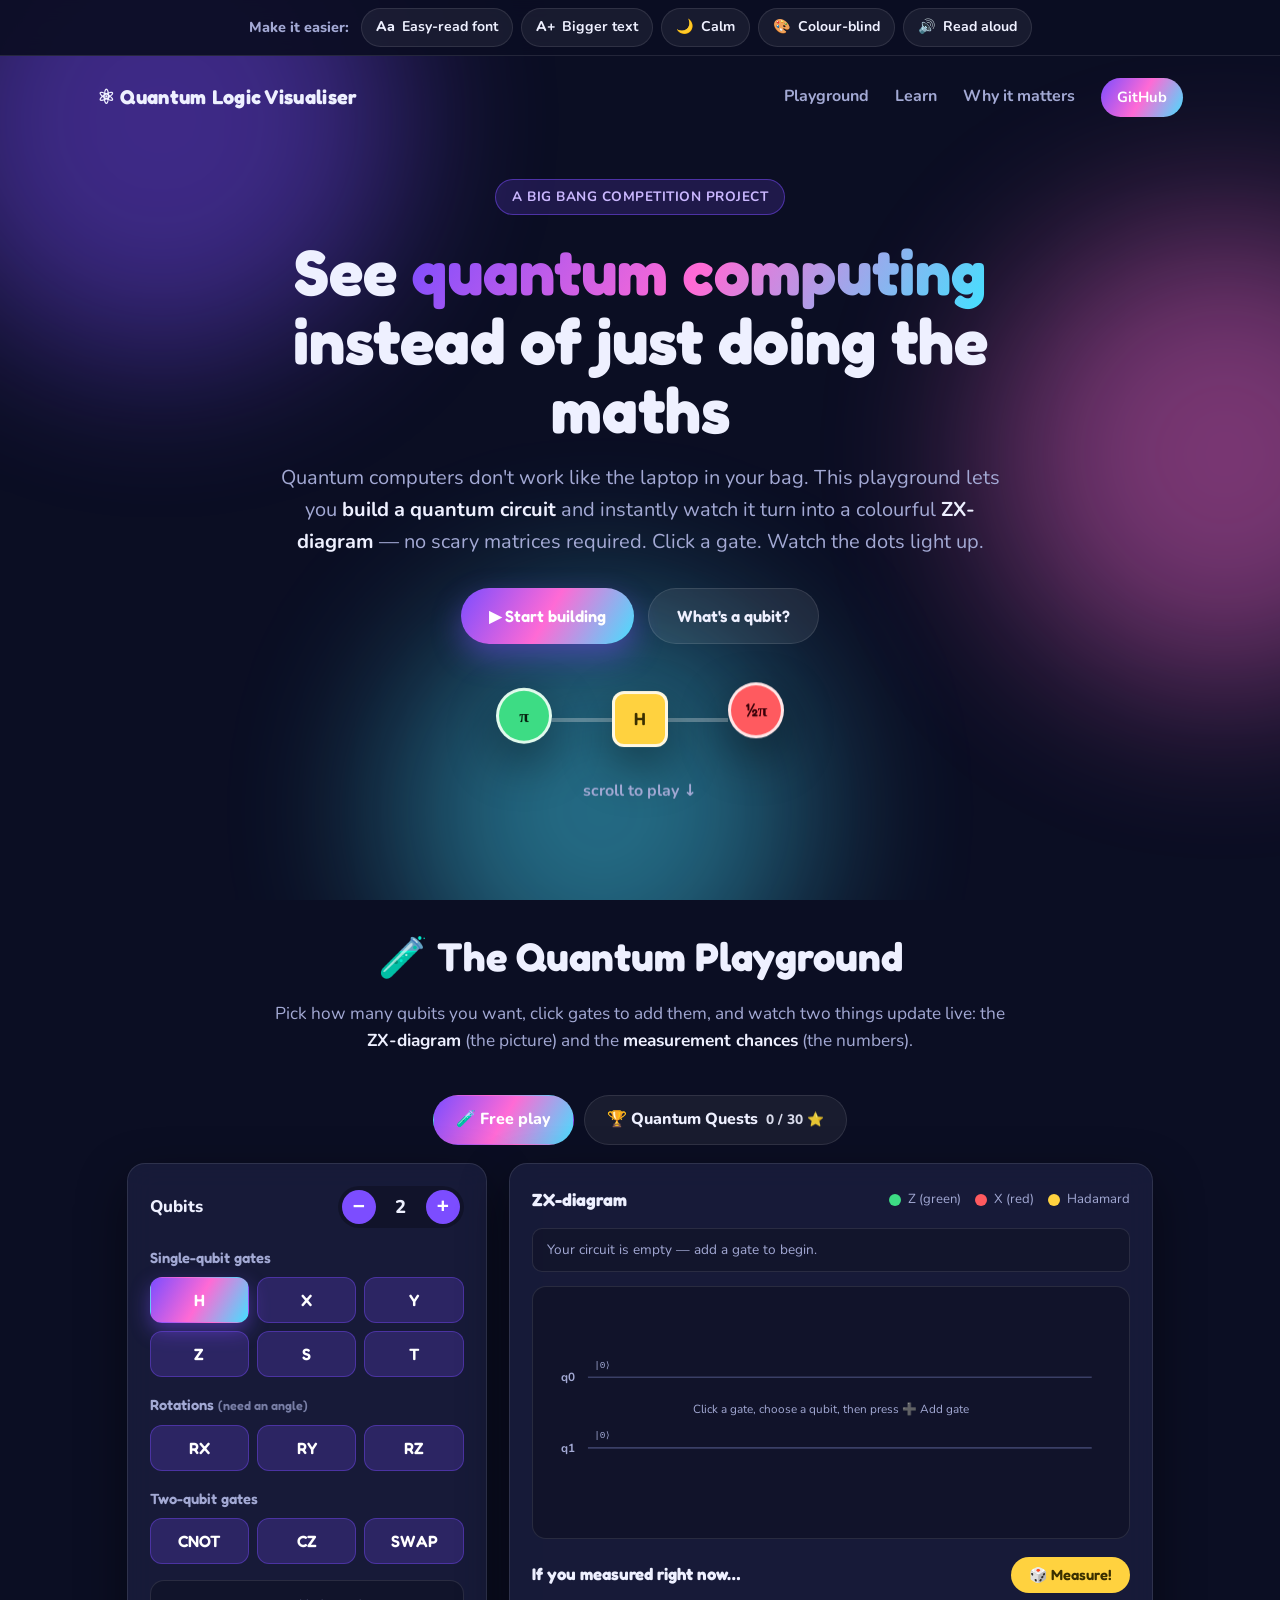
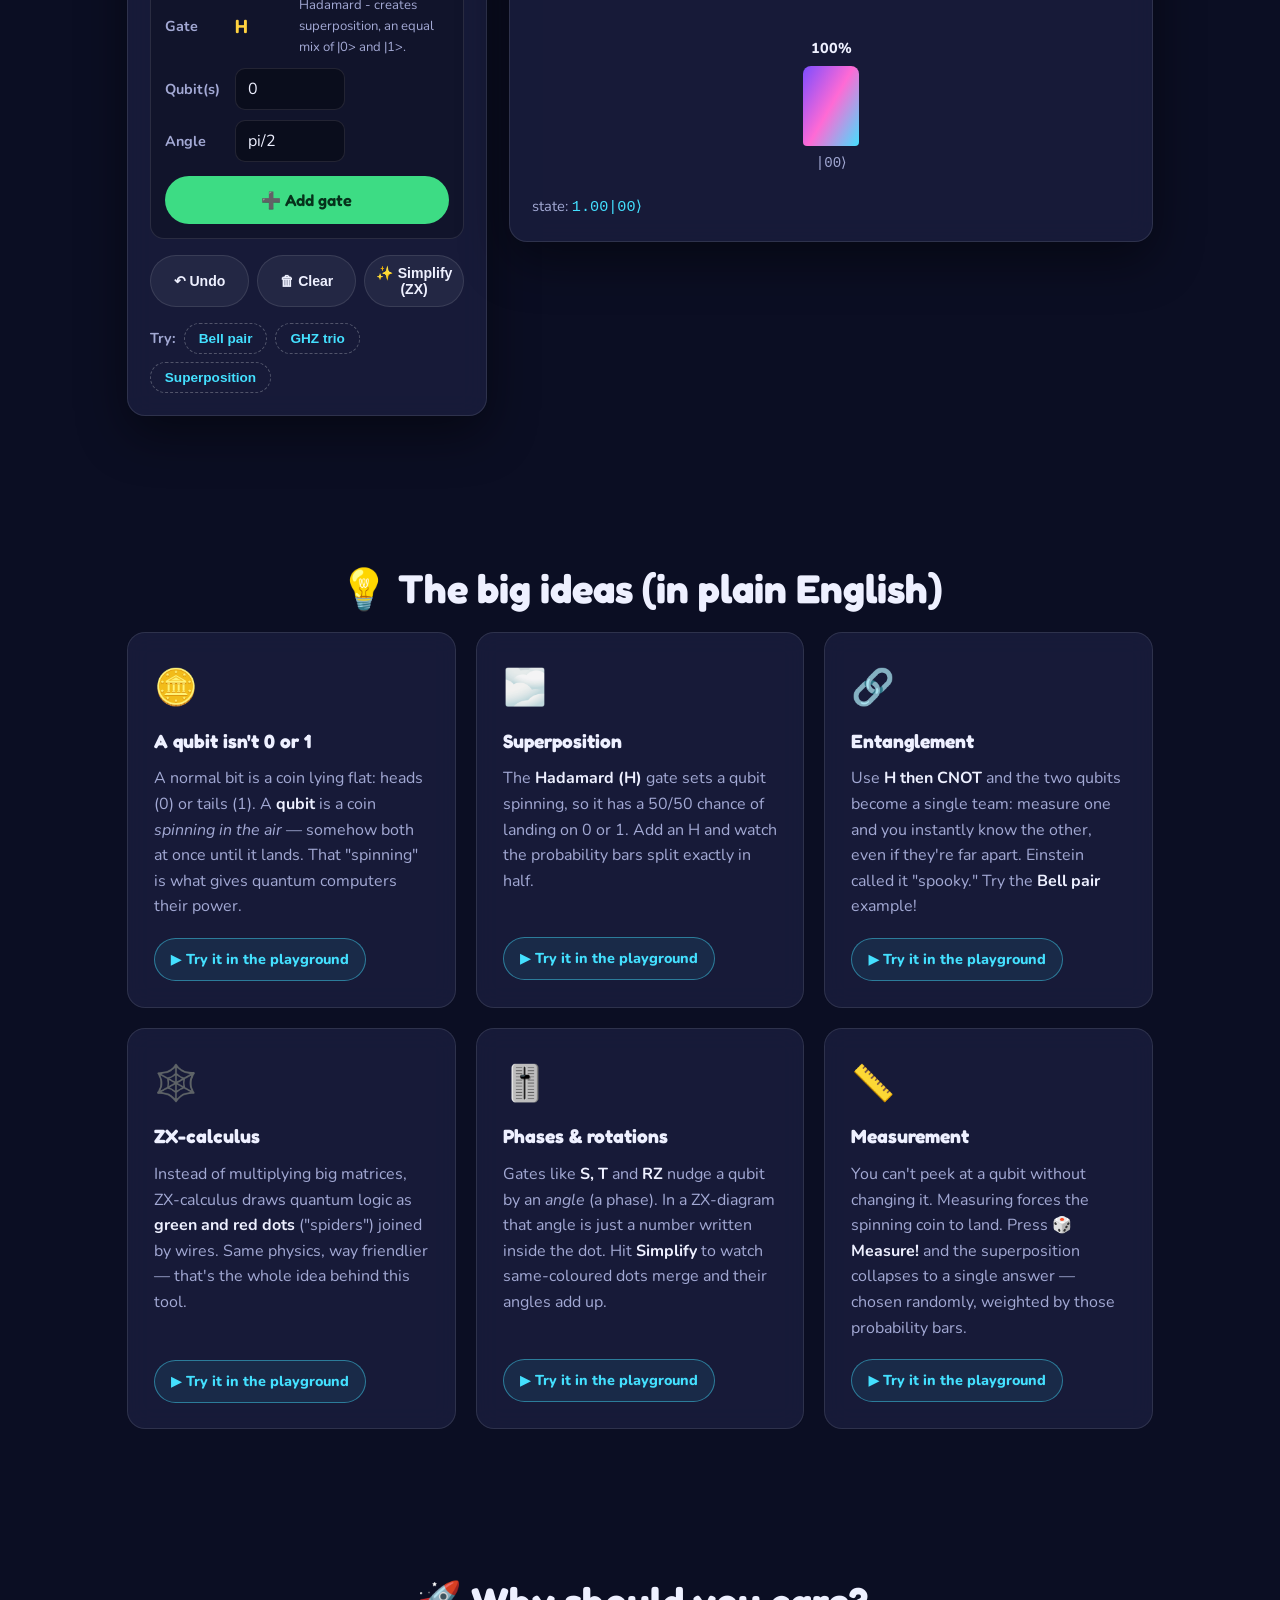
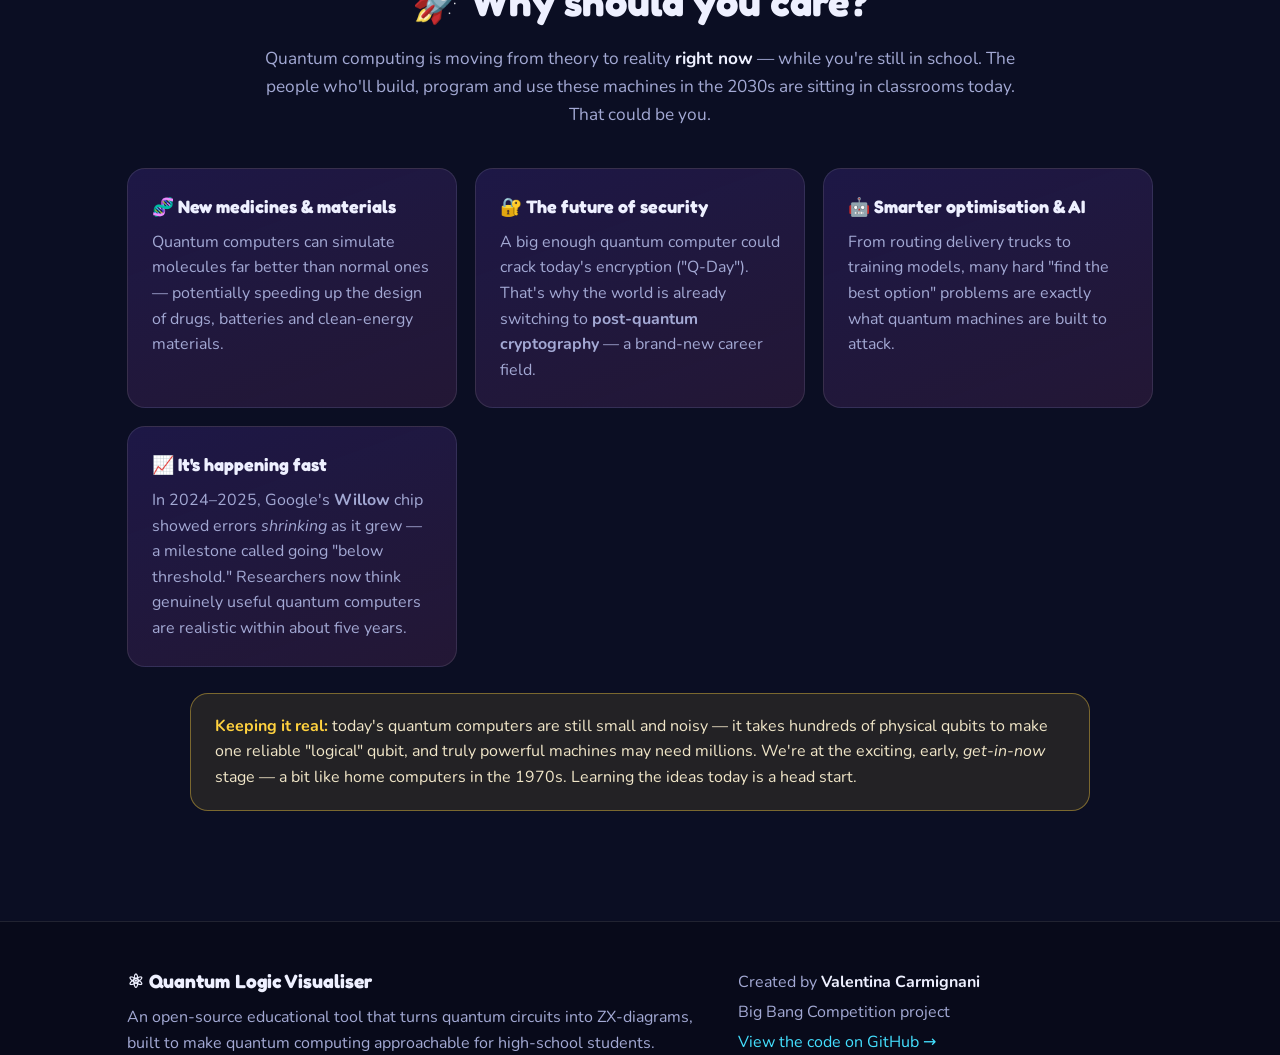
<file: index.html>
<!DOCTYPE html>
<html lang="en">
<head>
  <meta charset="UTF-8" />
  <meta name="viewport" content="width=device-width, initial-scale=1.0" />
  <title>Quantum Logic Visualiser</title>
  <!-- Send visitors who land on the repo root straight to the web app. -->
  <meta http-equiv="refresh" content="0; url=./web/" />
  <link rel="canonical" href="./web/" />
  <style>
    body { font-family: system-ui, sans-serif; background: #0b0e23; color: #eef0ff;
           display: grid; place-items: center; height: 100vh; margin: 0; text-align: center; }
    a { color: #44e0ff; }
  </style>
</head>
<body>
  <div>
    <h1>⚛ Quantum Logic Visualiser</h1>
    <p>Taking you to the app… if nothing happens, <a href="./web/">click here</a>.</p>
  </div>
</body>
</html>
</file>
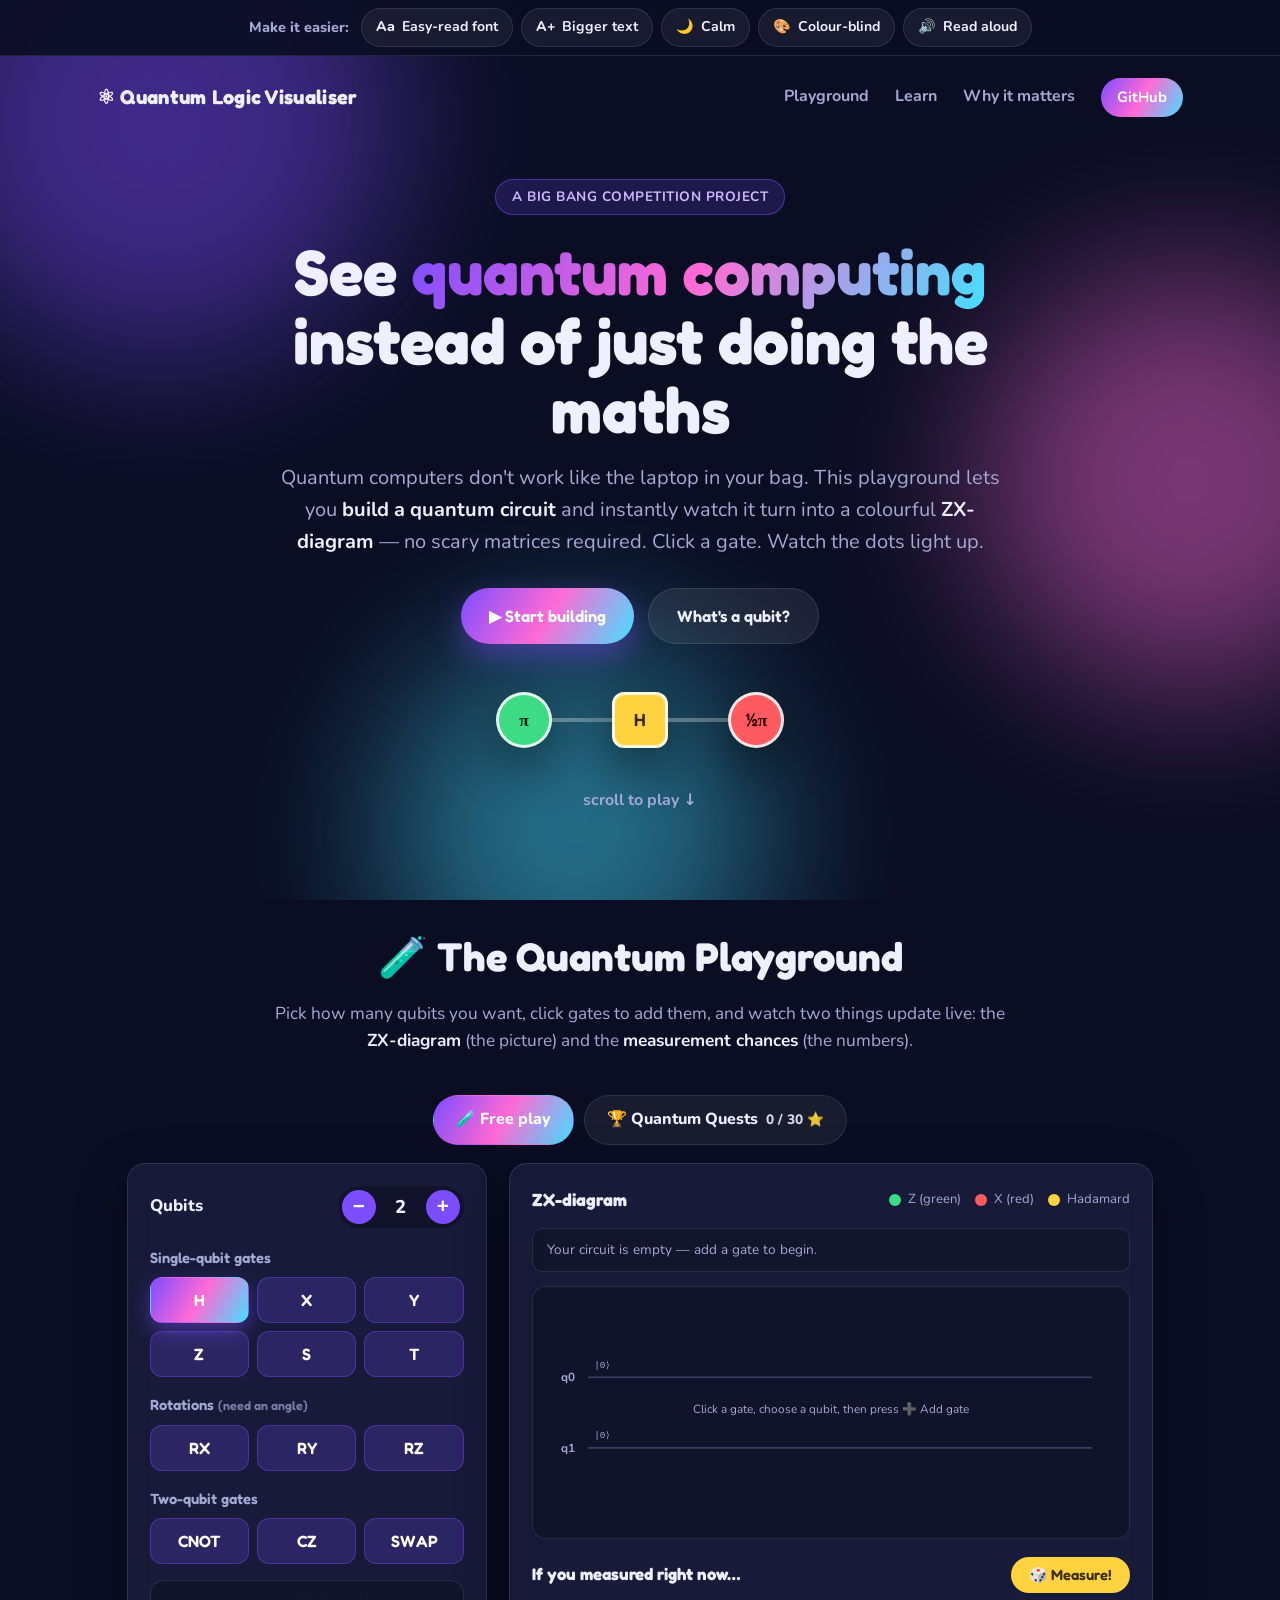
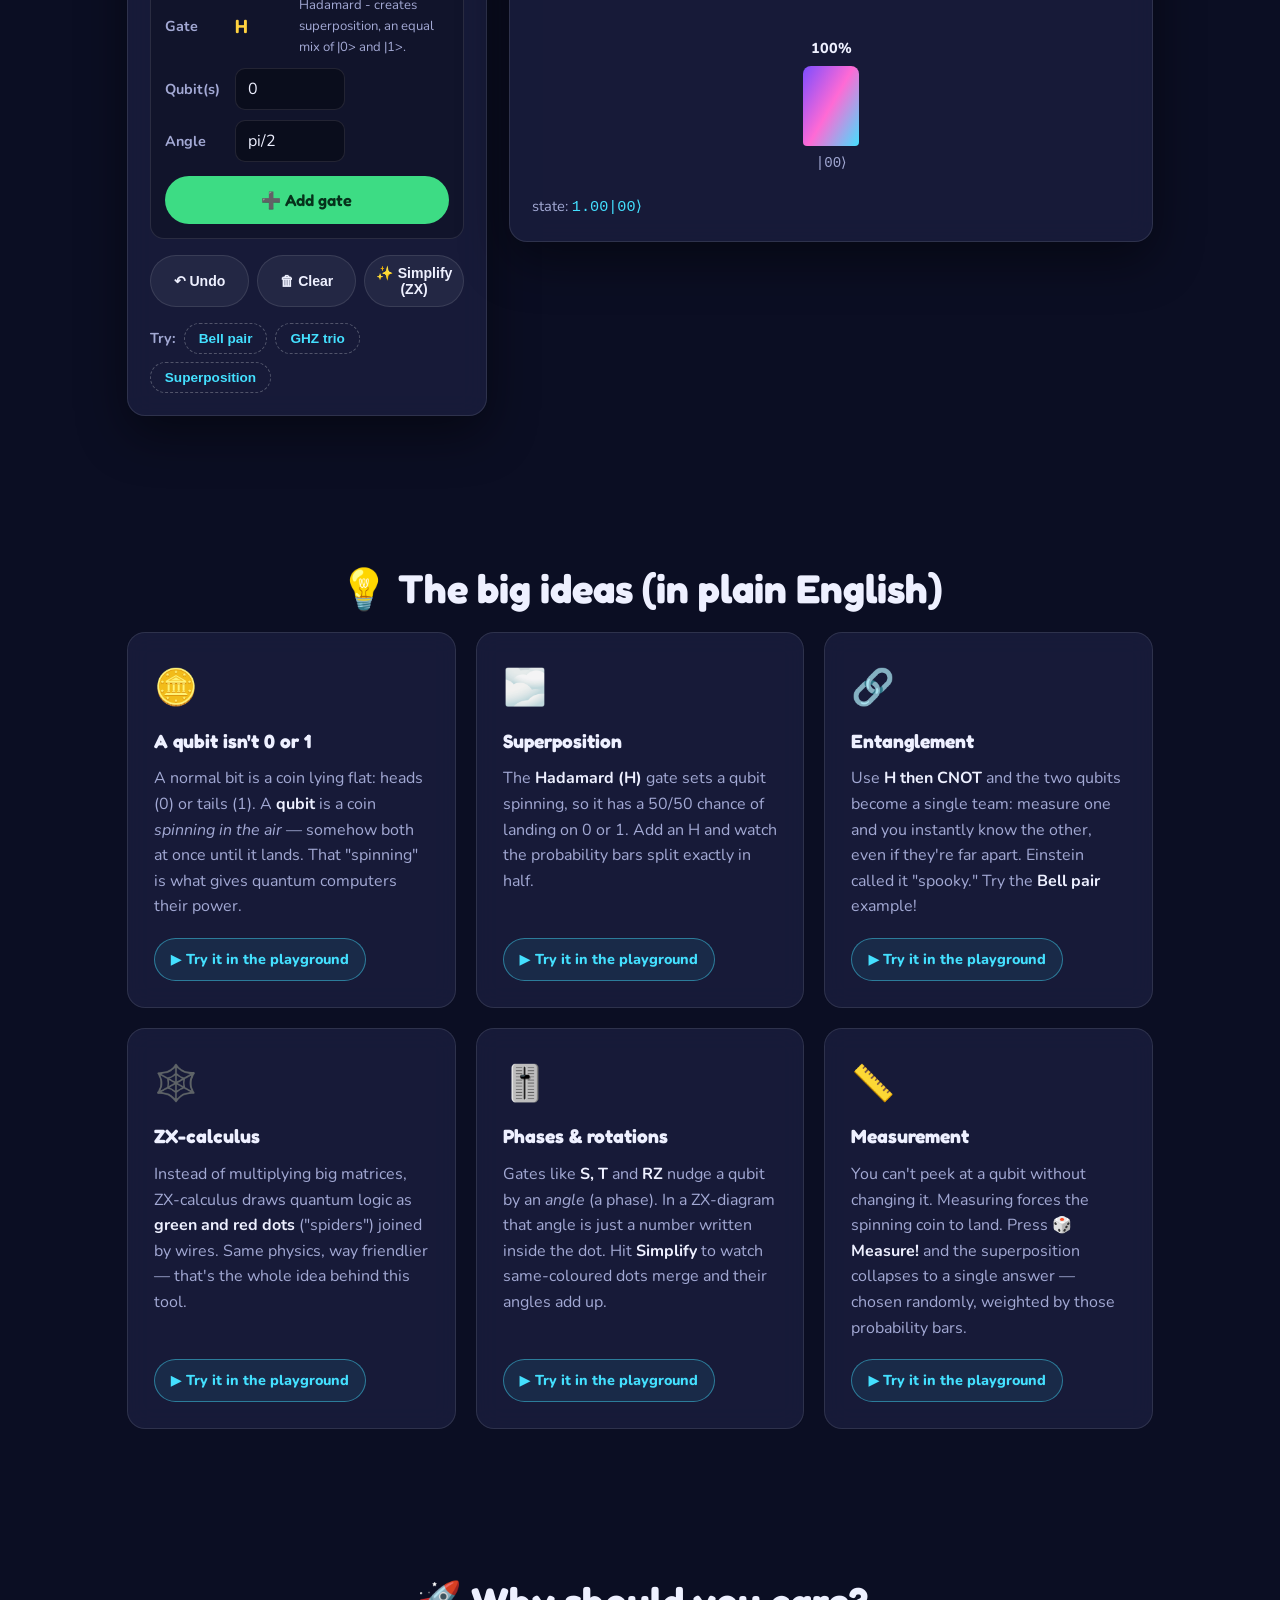
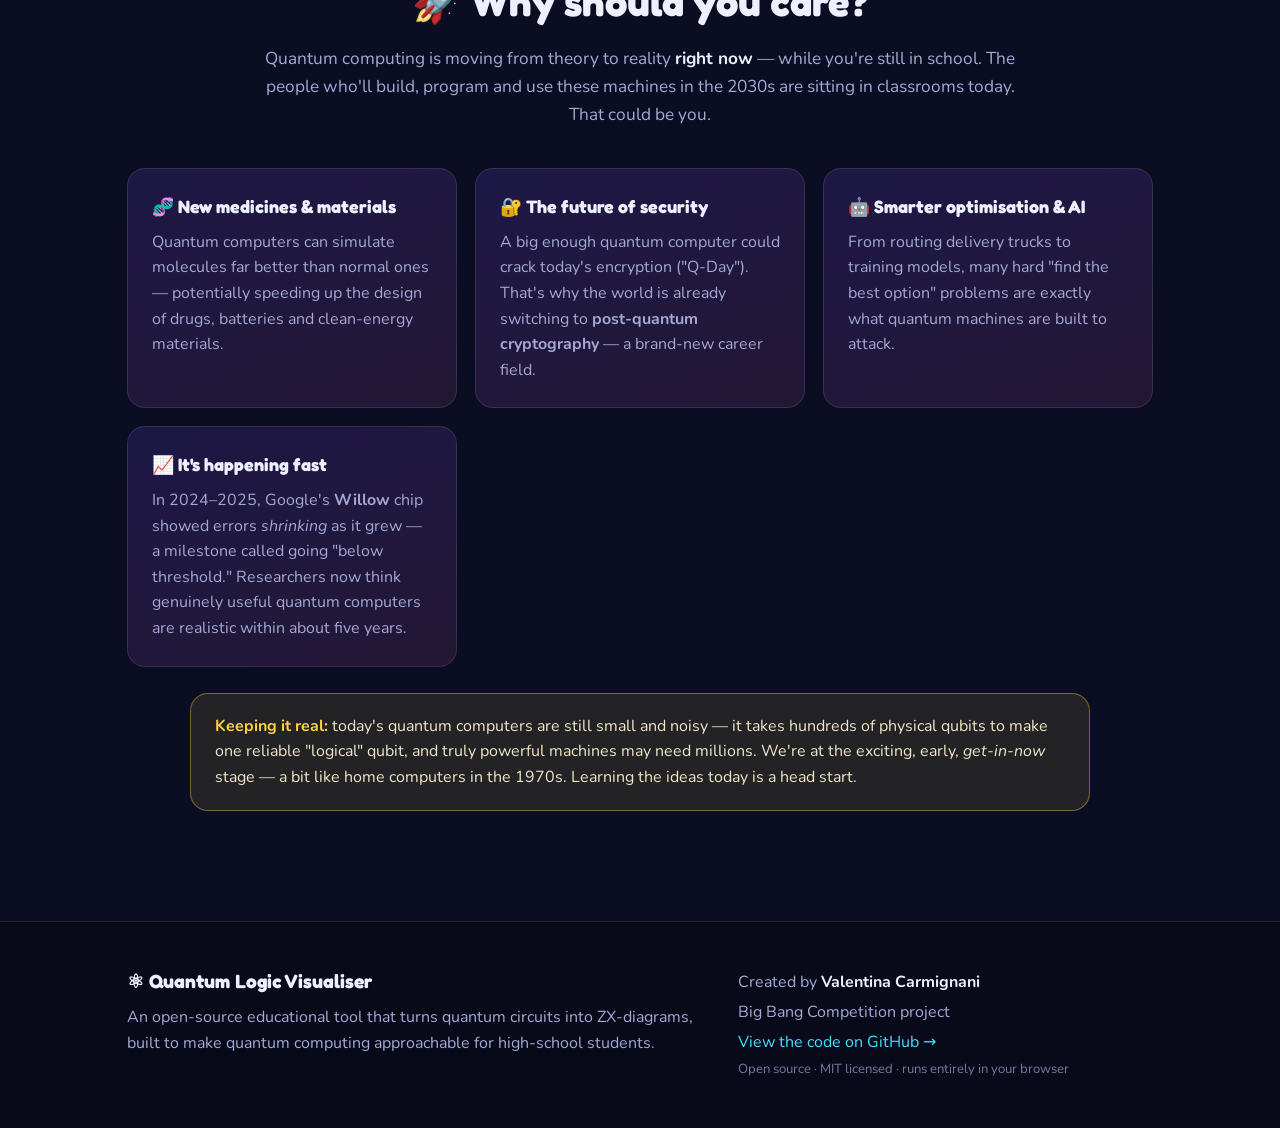
<file: web/index.html>
<!DOCTYPE html>
<html lang="en">
<head>
  <meta charset="UTF-8" />
  <meta name="viewport" content="width=device-width, initial-scale=1.0" />
  <title>Quantum Logic Visualiser · See Quantum Computing</title>
  <meta name="description" content="A fun, interactive way for high-school students to learn quantum computing by turning circuits into colourful ZX-diagrams. Built by Valentina Carmignani." />
  <link rel="preconnect" href="https://fonts.googleapis.com" />
  <link rel="preconnect" href="https://fonts.gstatic.com" crossorigin />
  <link href="https://fonts.googleapis.com/css2?family=Fredoka:wght@400;500;600;700&family=Nunito:wght@400;600;700;800&display=swap" rel="stylesheet" />
  <link rel="stylesheet" href="style.css" />
  <script src="accessibility.js"></script>
</head>
<body>

  <!-- ====================== ACCESSIBILITY TOOLBAR ====================== -->
  <div class="a11y-bar" role="toolbar" aria-label="Make it easier to read and use">
    <span class="a11y-title">Make it easier:</span>
    <button class="a11y-btn" data-a11y="font" aria-pressed="false" aria-label="Easy-read font" title="Easy-read font">
      <span class="a11y-icon" aria-hidden="true">Aa</span><span class="a11y-label">Easy-read font</span>
    </button>
    <button class="a11y-btn" data-a11y="big" aria-pressed="false" aria-label="Bigger text" title="Bigger text">
      <span class="a11y-icon" aria-hidden="true">A+</span><span class="a11y-label">Bigger text</span>
    </button>
    <button class="a11y-btn" data-a11y="calm" aria-pressed="false" aria-label="Calm mode: softer colours and no animations" title="Calm mode: softer colours, no animations">
      <span class="a11y-icon" aria-hidden="true">🌙</span><span class="a11y-label">Calm</span>
    </button>
    <button class="a11y-btn" data-a11y="cb" aria-pressed="false" aria-label="Colour-blind mode: letters on the spiders" title="Colour-blind mode: Z and X letters on the spiders">
      <span class="a11y-icon" aria-hidden="true">🎨</span><span class="a11y-label">Colour-blind</span>
    </button>
    <button class="a11y-btn" data-a11y="read" aria-pressed="false" aria-label="Read aloud" title="Read tips aloud">
      <span class="a11y-icon" aria-hidden="true">🔊</span><span class="a11y-label">Read aloud</span>
    </button>
  </div>

  <!-- floating background blobs -->
  <div class="bg-blobs" aria-hidden="true">
    <span class="blob b1"></span>
    <span class="blob b2"></span>
    <span class="blob b3"></span>
  </div>

  <!-- ====================== HERO ====================== -->
  <header class="hero">
    <nav class="nav">
      <div class="brand">⚛ Quantum Logic Visualiser</div>
      <div class="nav-links">
        <a href="#playground">Playground</a>
        <a href="#learn">Learn</a>
        <a href="#why">Why it matters</a>
        <a class="nav-gh" href="#" data-github>GitHub</a>
      </div>
    </nav>

    <div class="hero-inner">
      <div class="hero-badge">A Big Bang Competition project</div>
      <h1 class="hero-title">See <span class="grad">quantum computing</span><br />instead of just doing the maths</h1>
      <p class="hero-sub">
        Quantum computers don't work like the laptop in your bag. This playground lets you
        <b>build a quantum circuit</b> and instantly watch it turn into a colourful
        <b>ZX-diagram</b> — no scary matrices required. Click a gate. Watch the dots light up.
      </p>
      <div class="hero-cta">
        <a class="btn btn-primary" href="#playground">▶ Start building</a>
        <a class="btn btn-ghost" href="#learn">What's a qubit?</a>
      </div>
      <div class="hero-spiders" aria-hidden="true">
        <span class="demo-spider green">π</span>
        <span class="demo-wire"></span>
        <span class="demo-spider yellow">H</span>
        <span class="demo-wire"></span>
        <span class="demo-spider red">½π</span>
      </div>
    </div>
    <a class="scroll-hint" href="#playground">scroll to play ↓</a>
  </header>

  <!-- ====================== PLAYGROUND ====================== -->
  <main>
    <section id="playground" class="section">
      <h2 class="section-title">🧪 The Quantum Playground</h2>
      <p class="section-lead">
        Pick how many qubits you want, click gates to add them, and watch two things update live:
        the <b>ZX-diagram</b> (the picture) and the <b>measurement chances</b> (the numbers).
      </p>

      <div class="mode-tabs" role="group" aria-label="Playground mode">
        <button id="tab-free" class="mode-tab" aria-pressed="true">🧪 Free play</button>
        <button id="tab-quests" class="mode-tab" aria-pressed="false">🏆 Quantum Quests <span id="quest-star-total" class="star-total"></span></button>
      </div>

      <!-- ====================== QUANTUM QUESTS ====================== -->
      <div id="quest-panel" class="panel quest-panel" hidden>
        <div id="quest-levels" class="quest-levels" aria-label="Choose a level"></div>

        <div class="quest-main">
          <div class="quest-info">
            <div class="quest-kicker">Level <span id="quest-num">1</span> of 10</div>
            <h3 id="quest-title" class="quest-title"></h3>
            <p id="quest-goal" class="quest-goal"></p>
            <p class="quest-meta">
              Gates you can use: <b id="quest-gates"></b> ·
              ⭐⭐⭐ in <b id="quest-best"></b> ·
              <span class="goal-key"><i aria-hidden="true"></i> dashed outline = goal</span>
            </p>
            <p id="quest-record" class="quest-record"></p>
          </div>
          <div class="quest-help">
            <button id="quest-hint" class="chip-btn">💡 Hint (2 left)</button>
            <button id="quest-answer" class="chip-btn quest-answer">👀 Show answer</button>
            <button id="quest-retry" class="chip-btn">↺ Start again</button>
          </div>
        </div>
        <div id="quest-hints" class="quest-hints" aria-live="polite"></div>

        <div id="quest-win" class="quest-win" role="status" aria-live="polite" hidden>
          <div class="quest-win-text">
            <div id="quest-win-head" class="quest-win-head"></div>
            <p id="quest-win-detail"></p>
            <p id="quest-finale" class="quest-finale" hidden>🏆 <b>You finished every Quantum Quest!</b> You're officially a quantum circuit builder.</p>
          </div>
          <button id="quest-next" class="btn btn-primary">Next level ▶</button>
        </div>
      </div>

      <div class="playground">
        <!-- LEFT: controls -->
        <div class="panel controls">
          <div class="control-row">
            <label>Qubits</label>
            <div class="stepper">
              <button id="q-minus" aria-label="fewer qubits">−</button>
              <span id="q-count">2</span>
              <button id="q-plus" aria-label="more qubits">+</button>
            </div>
          </div>

          <div class="gate-group">
            <h4>Single-qubit gates</h4>
            <div class="gate-grid" data-gates="H,X,Y,Z,S,T"></div>
          </div>
          <div class="gate-group">
            <h4>Rotations <span class="hint">(need an angle)</span></h4>
            <div class="gate-grid" data-gates="RX,RY,RZ"></div>
          </div>
          <div class="gate-group">
            <h4>Two-qubit gates</h4>
            <div class="gate-grid" data-gates="CNOT,CZ,SWAP"></div>
          </div>

          <div class="adder">
            <div class="adder-row">
              <span class="adder-label">Gate</span>
              <span id="sel-gate" class="sel-gate">H</span>
              <span id="sel-help" class="sel-help">Creates superposition.</span>
            </div>
            <div class="adder-row">
              <span class="adder-label">Qubit(s)</span>
              <input id="qubit-input" type="text" value="0" placeholder="0  or  0,1" />
            </div>
            <div class="adder-row" id="angle-row" hidden>
              <span class="adder-label">Angle</span>
              <input id="angle-input" type="text" value="pi/2" placeholder="pi, pi/2, 0.5…" />
            </div>
            <button id="add-gate" class="btn btn-add">➕ Add gate</button>
          </div>

          <div class="mini-actions">
            <button id="undo" class="chip-btn">↶ Undo</button>
            <button id="clear" class="chip-btn">🗑 Clear</button>
            <button id="simplify" class="chip-btn toggle">✨ Simplify (ZX)</button>
          </div>

          <div class="examples">
            <span class="examples-label">Try:</span>
            <button class="ex-btn" data-example="bell">Bell pair</button>
            <button class="ex-btn" data-example="ghz">GHZ trio</button>
            <button class="ex-btn" data-example="super">Superposition</button>
          </div>
        </div>

        <!-- RIGHT: visual -->
        <div class="panel visual">
          <div class="visual-head">
            <h4>ZX-diagram</h4>
            <div class="legend">
              <span><i class="dot green"></i> Z (green)</span>
              <span><i class="dot red"></i> X (red)</span>
              <span><i class="dot yellow"></i> Hadamard</span>
            </div>
          </div>
          <div id="guide" class="guide" role="status" aria-live="polite" hidden>
            <span class="guide-icon" aria-hidden="true">🧭</span>
            <p id="guide-text" class="guide-text"></p>
            <button id="guide-speak" class="guide-close guide-speak" aria-label="Read this tip aloud" title="Read aloud">🔊</button>
            <button id="guide-close" class="guide-close" aria-label="Close this tip">✕</button>
          </div>
          <div id="circuit-strip" class="circuit-strip"></div>
          <div class="diagram-wrap">
            <svg id="zx-svg" viewBox="0 0 760 320" preserveAspectRatio="xMidYMid meet"></svg>
          </div>

          <div class="results">
            <div class="results-head">
              <h4>If you measured right now…</h4>
              <button id="measure" class="btn btn-measure">🎲 Measure!</button>
            </div>
            <div id="measure-msg" class="measure-msg"></div>
            <div id="prob-bars" class="prob-bars"></div>
            <div class="state-line"><span>state:</span> <code id="ket"></code></div>
          </div>
        </div>
      </div>
    </section>

    <!-- ====================== LEARN ====================== -->
    <section id="learn" class="section">
      <h2 class="section-title">💡 The big ideas (in plain English)</h2>
      <div class="cards">
        <article class="card">
          <div class="card-emoji">🪙</div>
          <h3>A qubit isn't 0 or 1</h3>
          <p>A normal bit is a coin lying flat: heads (0) or tails (1). A <b>qubit</b> is a
          coin <i>spinning in the air</i> — somehow both at once until it lands. That "spinning"
          is what gives quantum computers their power.</p>
          <div class="card-actions">
          <button class="listen-btn" aria-label="Listen to this card">🔊 Listen</button>
          <button class="try-btn" data-try="flip">▶ Try it in the playground</button>
          </div>
        </article>
        <article class="card">
          <div class="card-emoji">🌫️</div>
          <h3>Superposition</h3>
          <p>The <b>Hadamard (H)</b> gate sets a qubit spinning, so it has a 50/50 chance of
          landing on 0 or 1. Add an H and watch the probability bars split exactly in half.</p>
          <div class="card-actions">
          <button class="listen-btn" aria-label="Listen to this card">🔊 Listen</button>
          <button class="try-btn" data-try="super">▶ Try it in the playground</button>
          </div>
        </article>
        <article class="card">
          <div class="card-emoji">🔗</div>
          <h3>Entanglement</h3>
          <p>Use <b>H then CNOT</b> and the two qubits become a single team: measure one and you
          instantly know the other, even if they're far apart. Einstein called it "spooky." Try
          the <b>Bell pair</b> example!</p>
          <div class="card-actions">
          <button class="listen-btn" aria-label="Listen to this card">🔊 Listen</button>
          <button class="try-btn" data-try="bell">▶ Try it in the playground</button>
          </div>
        </article>
        <article class="card">
          <div class="card-emoji">🕸️</div>
          <h3>ZX-calculus</h3>
          <p>Instead of multiplying big matrices, ZX-calculus draws quantum logic as
          <b>green and red dots</b> ("spiders") joined by wires. Same physics, way friendlier —
          that's the whole idea behind this tool.</p>
          <div class="card-actions">
          <button class="listen-btn" aria-label="Listen to this card">🔊 Listen</button>
          <button class="try-btn" data-try="zx">▶ Try it in the playground</button>
          </div>
        </article>
        <article class="card">
          <div class="card-emoji">🎚️</div>
          <h3>Phases &amp; rotations</h3>
          <p>Gates like <b>S, T</b> and <b>RZ</b> nudge a qubit by an <i>angle</i> (a phase). In a
          ZX-diagram that angle is just a number written inside the dot. Hit <b>Simplify</b> to
          watch same-coloured dots merge and their angles add up.</p>
          <div class="card-actions">
          <button class="listen-btn" aria-label="Listen to this card">🔊 Listen</button>
          <button class="try-btn" data-try="phase">▶ Try it in the playground</button>
          </div>
        </article>
        <article class="card">
          <div class="card-emoji">📏</div>
          <h3>Measurement</h3>
          <p>You can't peek at a qubit without changing it. Measuring forces the spinning coin to
          land. Press <b>🎲 Measure!</b> and the superposition collapses to a single answer —
          chosen randomly, weighted by those probability bars.</p>
          <div class="card-actions">
          <button class="listen-btn" aria-label="Listen to this card">🔊 Listen</button>
          <button class="try-btn" data-try="measure">▶ Try it in the playground</button>
          </div>
        </article>
      </div>
    </section>

    <!-- ====================== WHY IT MATTERS ====================== -->
    <section id="why" class="section why">
      <h2 class="section-title">🚀 Why should <em>you</em> care?</h2>
      <p class="section-lead">
        Quantum computing is moving from theory to reality <b>right now</b> — while you're still in
        school. The people who'll build, program and use these machines in the 2030s are sitting in
        classrooms today. That could be you.
      </p>

      <div class="why-grid">
        <div class="why-card">
          <h3>🧬 New medicines &amp; materials</h3>
          <p>Quantum computers can simulate molecules far better than normal ones — potentially
          speeding up the design of drugs, batteries and clean-energy materials.</p>
        </div>
        <div class="why-card">
          <h3>🔐 The future of security</h3>
          <p>A big enough quantum computer could crack today's encryption ("Q-Day"). That's why
          the world is already switching to <b>post-quantum cryptography</b> — a brand-new career field.</p>
        </div>
        <div class="why-card">
          <h3>🤖 Smarter optimisation &amp; AI</h3>
          <p>From routing delivery trucks to training models, many hard "find the best option"
          problems are exactly what quantum machines are built to attack.</p>
        </div>
        <div class="why-card">
          <h3>📈 It's happening fast</h3>
          <p>In 2024–2025, Google's <b>Willow</b> chip showed errors <i>shrinking</i> as it grew —
          a milestone called going "below threshold." Researchers now think genuinely useful
          quantum computers are realistic within about five years.</p>
        </div>
      </div>

      <div class="reality-note">
        <b>Keeping it real:</b> today's quantum computers are still small and noisy — it takes
        hundreds of physical qubits to make one reliable "logical" qubit, and truly powerful
        machines may need millions. We're at the exciting, early, <i>get-in-now</i> stage —
        a bit like home computers in the 1970s. Learning the ideas today is a head start.
      </div>
    </section>
  </main>

  <!-- ====================== FOOTER ====================== -->
  <footer class="footer">
    <div class="footer-inner">
      <div>
        <div class="footer-title">⚛ Quantum Logic Visualiser</div>
        <p>An open-source educational tool that turns quantum circuits into ZX-diagrams,
        built to make quantum computing approachable for high-school students.</p>
      </div>
      <div class="footer-meta">
        <p>Created by <b>Valentina Carmignani</b></p>
        <p>Big Bang Competition project</p>
        <p><a href="#" data-github>View the code on GitHub →</a></p>
        <p class="muted">Open source · MIT licensed · runs entirely in your browser</p>
      </div>
    </div>
  </footer>

  <!-- tooltip -->
  <div id="tooltip" class="tooltip" hidden></div>

  <script src="quantum-engine.js"></script>
  <script src="app.js"></script>
  <script src="quests.js"></script>
</body>
</html>
</file>
<file: web/style.css>
/* ===========================================================================
   Quantum Logic Visualiser — styling
   A bright, playful, "space arcade" look aimed at teenage learners.
   ======================================================================== */

:root {
  --bg: #0b0e23;
  --bg2: #141938;
  --panel: rgba(28, 33, 66, 0.72);
  --panel-solid: #1b1f3b;
  --stroke: rgba(255, 255, 255, 0.10);
  --text: #eef0ff;
  --muted: #a3a9d4;

  --green: #3ddc84;
  --red: #ff5a5f;
  --yellow: #ffd23f;
  --purple: #7c4dff;
  --pink: #ff6ad5;
  --cyan: #44e0ff;

  --grad: linear-gradient(120deg, #7c4dff 0%, #ff6ad5 50%, #44e0ff 100%);
  --radius: 18px;
  --shadow: 0 18px 50px rgba(0, 0, 0, 0.45);
}

* { box-sizing: border-box; }

html { scroll-behavior: smooth; }

body {
  margin: 0;
  font-family: "Nunito", system-ui, sans-serif;
  color: var(--text);
  background: radial-gradient(1200px 800px at 70% -10%, #1d2350 0%, var(--bg) 55%);
  overflow-x: hidden;
  line-height: 1.6;
}

h1, h2, h3, h4, .brand, .btn { font-family: "Fredoka", "Nunito", sans-serif; }

a { color: var(--cyan); text-decoration: none; }
a:hover { text-decoration: underline; }

/* ---- floating background blobs ---- */
.bg-blobs { position: fixed; inset: 0; z-index: -1; overflow: hidden; }
.blob {
  position: absolute; border-radius: 50%; filter: blur(80px); opacity: 0.45;
  animation: drift 18s ease-in-out infinite;
}
.b1 { width: 480px; height: 480px; background: var(--purple); top: -120px; left: -80px; }
.b2 { width: 420px; height: 420px; background: var(--pink); top: 30%; right: -120px; animation-delay: -6s; }
.b3 { width: 380px; height: 380px; background: var(--cyan); bottom: -120px; left: 30%; animation-delay: -12s; }
@keyframes drift {
  0%, 100% { transform: translate(0, 0) scale(1); }
  50% { transform: translate(40px, -30px) scale(1.12); }
}

/* ---- hero ---- */
.hero { position: relative; padding-bottom: 40px; }
.nav {
  display: flex; justify-content: space-between; align-items: center;
  padding: 22px 6vw; max-width: 1240px; margin: 0 auto;
}
.brand { font-weight: 700; font-size: 1.25rem; letter-spacing: 0.3px; }
.nav-links { display: flex; gap: 26px; align-items: center; }
.nav-links a { color: var(--muted); font-weight: 700; }
.nav-links a:hover { color: var(--text); text-decoration: none; }
.nav-gh {
  background: var(--grad); color: #fff !important; padding: 8px 16px;
  border-radius: 999px; font-size: 0.92rem;
}

.hero-inner { max-width: 920px; margin: 40px auto 0; padding: 0 6vw; text-align: center; }
.hero-badge {
  display: inline-block; background: rgba(124, 77, 255, 0.18);
  border: 1px solid rgba(124, 77, 255, 0.5); color: #cbb8ff;
  padding: 6px 16px; border-radius: 999px; font-weight: 700; font-size: 0.85rem;
  letter-spacing: 0.5px; text-transform: uppercase; margin-bottom: 22px;
}
.hero-title { font-size: clamp(2.2rem, 6vw, 4rem); line-height: 1.08; margin: 0 0 18px; font-weight: 700; }
.grad {
  background: var(--grad); -webkit-background-clip: text; background-clip: text;
  -webkit-text-fill-color: transparent; color: transparent;
}
.hero-sub { font-size: clamp(1rem, 2.2vw, 1.25rem); color: var(--muted); max-width: 720px; margin: 0 auto 30px; }
.hero-sub b { color: var(--text); }
.hero-cta { display: flex; gap: 14px; justify-content: center; flex-wrap: wrap; }

.btn {
  display: inline-flex; align-items: center; gap: 8px; cursor: pointer;
  border: none; border-radius: 999px; padding: 14px 28px; font-size: 1.02rem;
  font-weight: 600; transition: transform 0.15s ease, box-shadow 0.15s ease;
}
.btn:hover { transform: translateY(-2px); }
.btn-primary { background: var(--grad); color: #fff; box-shadow: 0 12px 30px rgba(124, 77, 255, 0.45); }
.btn-ghost { background: rgba(255, 255, 255, 0.08); color: var(--text); border: 1px solid var(--stroke); }

.hero-spiders { display: flex; align-items: center; justify-content: center; gap: 0; margin: 48px auto 0; }
.demo-spider {
  width: 56px; height: 56px; border-radius: 50%; display: grid; place-items: center;
  font-family: "Fredoka"; font-weight: 600; color: #06210f; font-size: 1.1rem;
  border: 3px solid rgba(255, 255, 255, 0.85); box-shadow: var(--shadow);
  animation: bob 3s ease-in-out infinite;
}
.demo-spider.green { background: var(--green); }
.demo-spider.red { background: var(--red); color: #3a0008; animation-delay: -1s; }
.demo-spider.yellow { background: var(--yellow); color: #3a2f00; border-radius: 12px; animation-delay: -2s; }
.demo-wire { width: 60px; height: 4px; background: rgba(255, 255, 255, 0.3); }
@keyframes bob { 0%, 100% { transform: translateY(0); } 50% { transform: translateY(-10px); } }

.scroll-hint { display: block; text-align: center; margin-top: 40px; color: var(--muted); font-weight: 700; animation: bob 2s infinite; }

/* ---- sections ---- */
.section { max-width: 1180px; margin: 0 auto; padding: 70px 6vw; }
.section-title { font-size: clamp(1.7rem, 4vw, 2.5rem); text-align: center; margin: 0 0 12px; }
.section-lead { text-align: center; color: var(--muted); max-width: 760px; margin: 0 auto 40px; font-size: 1.08rem; }
.section-lead b, .section-title em { color: var(--text); font-style: normal; }

/* ---- playground ---- */
.playground { display: grid; grid-template-columns: 360px 1fr; gap: 22px; align-items: start; }
.panel {
  background: var(--panel); backdrop-filter: blur(14px);
  border: 1px solid var(--stroke); border-radius: var(--radius);
  box-shadow: var(--shadow); padding: 22px;
}

.control-row { display: flex; align-items: center; justify-content: space-between; margin-bottom: 18px; }
.control-row label { font-weight: 800; font-size: 1.05rem; }
.stepper { display: flex; align-items: center; gap: 14px; background: rgba(0,0,0,0.25); border-radius: 999px; padding: 4px; }
.stepper button {
  width: 34px; height: 34px; border-radius: 50%; border: none; cursor: pointer;
  background: var(--purple); color: #fff; font-size: 1.3rem; font-weight: 700; line-height: 1;
}
.stepper button:hover { background: #6a3df0; }
.stepper span { min-width: 22px; text-align: center; font-weight: 800; font-size: 1.15rem; }

.gate-group { margin-bottom: 16px; }
.gate-group h4 { margin: 0 0 8px; font-size: 0.92rem; color: var(--muted); font-weight: 600; }
.gate-group .hint { font-size: 0.78rem; opacity: 0.7; }
.gate-grid { display: grid; grid-template-columns: repeat(3, 1fr); gap: 8px; }
.gate-btn {
  border: none; border-radius: 12px; padding: 12px 0; cursor: pointer;
  font-family: "Fredoka"; font-weight: 600; font-size: 1.02rem; color: #fff;
  background: rgba(124, 77, 255, 0.22); border: 1px solid rgba(124, 77, 255, 0.4);
  transition: transform 0.12s, background 0.12s;
}
.gate-btn:hover { transform: translateY(-2px); background: rgba(124, 77, 255, 0.4); }
.gate-btn.active { background: var(--grad); border-color: transparent; box-shadow: 0 8px 20px rgba(124,77,255,0.45); }

.adder {
  margin-top: 8px; background: rgba(0, 0, 0, 0.22); border-radius: 14px;
  padding: 14px; border: 1px solid var(--stroke);
}
.adder-row { display: flex; align-items: center; gap: 10px; margin-bottom: 10px; flex-wrap: wrap; }
.adder-label { font-weight: 700; width: 60px; color: var(--muted); font-size: 0.9rem; }
.sel-gate { font-family: "Fredoka"; font-weight: 600; color: var(--yellow); font-size: 1.2rem; min-width: 54px; }
.sel-help { font-size: 0.82rem; color: var(--muted); flex: 1 1 120px; }
.adder input {
  background: rgba(0, 0, 0, 0.35); border: 1px solid var(--stroke); color: var(--text);
  border-radius: 10px; padding: 9px 12px; font-size: 1rem; font-family: "Nunito"; width: 110px;
}
.adder input:focus { outline: 2px solid var(--purple); }
.btn-add { width: 100%; justify-content: center; background: var(--green); color: #06321b; margin-top: 4px; }
.btn-add:hover { box-shadow: 0 10px 24px rgba(61, 220, 132, 0.4); }

.mini-actions { display: flex; gap: 8px; margin-top: 16px; flex-wrap: wrap; }
.chip-btn {
  flex: 1; border: 1px solid var(--stroke); background: rgba(255,255,255,0.06);
  color: var(--text); border-radius: 999px; padding: 9px 10px; cursor: pointer;
  font-weight: 700; font-size: 0.88rem; transition: background 0.12s;
}
.chip-btn:hover { background: rgba(255,255,255,0.14); }
.chip-btn.toggle.on { background: var(--grad); border-color: transparent; }

.examples { display: flex; align-items: center; gap: 8px; margin-top: 16px; flex-wrap: wrap; }
.examples-label { color: var(--muted); font-weight: 700; font-size: 0.9rem; }
.ex-btn {
  border: 1px dashed rgba(255,255,255,0.25); background: transparent; color: var(--cyan);
  border-radius: 999px; padding: 7px 14px; cursor: pointer; font-weight: 700; font-size: 0.85rem;
}
.ex-btn:hover { background: rgba(68, 224, 255, 0.12); }

/* ---- visual side ---- */
.visual-head { display: flex; justify-content: space-between; align-items: center; flex-wrap: wrap; gap: 8px; }
.visual-head h4 { margin: 0; font-size: 1.1rem; }
.legend { display: flex; gap: 14px; font-size: 0.82rem; color: var(--muted); flex-wrap: wrap; }
.legend i.dot, .dot { width: 12px; height: 12px; border-radius: 50%; display: inline-block; vertical-align: middle; margin-right: 4px; }
.dot.green { background: var(--green); }
.dot.red { background: var(--red); }
.dot.yellow { background: var(--yellow); border-radius: 3px; }

.circuit-strip {
  display: flex; gap: 6px; flex-wrap: wrap; margin: 14px 0; min-height: 34px;
  padding: 6px; background: rgba(0,0,0,0.2); border-radius: 10px; border: 1px solid var(--stroke);
}
.gate-chip {
  background: rgba(124,77,255,0.3); border: 1px solid rgba(124,77,255,0.5);
  border-radius: 8px; padding: 4px 10px; font-weight: 700; font-size: 0.85rem; cursor: pointer;
  display: inline-flex; align-items: center; gap: 6px; animation: pop 0.25s ease;
}
.gate-chip:hover { background: rgba(255, 90, 95, 0.35); border-color: var(--red); }
.gate-chip .x { opacity: 0.6; font-weight: 800; }
.circuit-empty { color: var(--muted); font-size: 0.85rem; padding: 4px 8px; }

.diagram-wrap { background: rgba(0,0,0,0.25); border-radius: 14px; border: 1px solid var(--stroke); overflow: hidden; }
#zx-svg { width: 100%; height: auto; display: block; }

/* spiders pop in */
.zx-node { transform-box: fill-box; transform-origin: center; animation: pop 0.32s cubic-bezier(.2,1.4,.4,1) both; }
@keyframes pop { from { transform: scale(0); opacity: 0; } to { transform: scale(1); opacity: 1; } }
.zx-edge { animation: fade 0.4s ease both; }
@keyframes fade { from { opacity: 0; } to { opacity: 1; } }

/* ---- results ---- */
.results { margin-top: 18px; }
.results-head { display: flex; justify-content: space-between; align-items: center; }
.results-head h4 { margin: 0; font-size: 1.05rem; }
.btn-measure { padding: 9px 18px; font-size: 0.92rem; background: var(--yellow); color: #3a2f00; }
.measure-msg { min-height: 22px; font-weight: 800; color: var(--yellow); margin: 8px 0; text-align: center; transition: opacity 0.2s; }

.prob-bars { display: flex; align-items: flex-end; gap: 12px; height: 150px; padding: 6px 4px; justify-content: center; }
.prob-col { display: flex; flex-direction: column; align-items: center; justify-content: flex-end; gap: 6px; flex: 0 1 70px; height: 100%; }
.prob-bar {
  width: 100%; max-width: 56px; border-radius: 8px 8px 4px 4px;
  background: var(--grad); transition: height 0.5s cubic-bezier(.2,.8,.2,1); min-height: 3px;
}
.prob-bar.collapsed { background: var(--yellow); }
.prob-pct { font-weight: 800; font-size: 0.9rem; }
.prob-label { font-family: "Consolas", monospace; color: var(--muted); font-size: 0.88rem; }
.state-line { margin-top: 14px; color: var(--muted); font-size: 0.92rem; word-break: break-word; }
.state-line code { color: var(--cyan); font-size: 0.95rem; }

/* ---- learn cards ---- */
.cards { display: grid; grid-template-columns: repeat(auto-fit, minmax(280px, 1fr)); gap: 20px; }
.card {
  background: var(--panel); border: 1px solid var(--stroke); border-radius: var(--radius);
  padding: 26px; backdrop-filter: blur(12px); transition: transform 0.18s, border-color 0.18s;
}
.card:hover { transform: translateY(-6px); border-color: rgba(124,77,255,0.6); }
.card-emoji { font-size: 2.2rem; margin-bottom: 10px; }
.card h3 { margin: 0 0 10px; font-size: 1.2rem; }
.card p { margin: 0; color: var(--muted); }
.card p b { color: var(--text); }

/* ---- why ---- */
.why-grid { display: grid; grid-template-columns: repeat(auto-fit, minmax(260px, 1fr)); gap: 18px; margin-bottom: 26px; }
.why-card {
  background: linear-gradient(160deg, rgba(124,77,255,0.16), rgba(255,106,213,0.10));
  border: 1px solid var(--stroke); border-radius: var(--radius); padding: 24px;
}
.why-card h3 { margin: 0 0 8px; font-size: 1.12rem; }
.why-card p { margin: 0; color: var(--muted); }
.reality-note {
  background: rgba(255, 210, 63, 0.1); border: 1px solid rgba(255, 210, 63, 0.4);
  border-radius: var(--radius); padding: 20px 24px; color: #f0e6c8; max-width: 900px; margin: 0 auto;
}
.reality-note b { color: var(--yellow); }

/* ---- footer ---- */
.footer { border-top: 1px solid var(--stroke); margin-top: 40px; background: rgba(0,0,0,0.25); }
.footer-inner {
  max-width: 1180px; margin: 0 auto; padding: 44px 6vw; display: grid;
  grid-template-columns: 1.4fr 1fr; gap: 30px;
}
.footer-title { font-family: "Fredoka"; font-weight: 700; font-size: 1.2rem; margin-bottom: 8px; }
.footer p { color: var(--muted); margin: 4px 0; }
.footer-meta p b { color: var(--text); }
.footer .muted { font-size: 0.82rem; opacity: 0.7; }

/* ---- tooltip ---- */
.tooltip {
  position: fixed; z-index: 50; background: #11142e; color: var(--text);
  border: 1px solid var(--purple); border-radius: 10px; padding: 8px 12px;
  font-size: 0.85rem; max-width: 240px; pointer-events: none; box-shadow: var(--shadow);
}

/* ---- "Try it!" buttons on the concept cards ---- */
.card { display: flex; flex-direction: column; }
.card p { flex: 1; }
.try-btn {
  align-self: flex-start; margin-top: 18px;
  border: 1px solid rgba(68, 224, 255, 0.45); background: rgba(68, 224, 255, 0.08);
  color: var(--cyan); border-radius: 999px; padding: 9px 16px;
  font: inherit; font-weight: 800; font-size: 0.9rem; cursor: pointer;
  transition: background 0.15s, transform 0.15s;
}
.try-btn:hover { background: rgba(68, 224, 255, 0.18); transform: translateX(3px); }
.try-btn:focus-visible, .guide-close:focus-visible { outline: 3px solid var(--yellow); outline-offset: 2px; }

/* ---- guide message shown in the playground ---- */
.guide {
  display: flex; align-items: flex-start; gap: 12px; margin: 14px 0 0;
  padding: 14px 16px; border-radius: 14px;
  background: linear-gradient(120deg, rgba(124,77,255,0.22), rgba(68,224,255,0.14));
  border: 1px solid rgba(124, 77, 255, 0.55);
  animation: guide-in 0.35s ease-out;
}
.guide[hidden] { display: none; }
.guide-icon { font-size: 1.5rem; line-height: 1; }
.guide-text { margin: 0; flex: 1; line-height: 1.55; font-size: 1rem; }
.guide-close {
  background: transparent; border: 0; color: var(--muted); font-size: 1rem;
  cursor: pointer; padding: 2px 6px; border-radius: 6px;
}
.guide-close:hover { color: var(--text); background: rgba(255,255,255,0.08); }
@keyframes guide-in { from { opacity: 0; transform: translateY(-6px); } to { opacity: 1; transform: none; } }

/* brief glow on the diagram panel after a "Try it!" jump */
.panel.visual.spotlight { animation: spotlight 1.6s ease-out; }
@keyframes spotlight {
  0%   { box-shadow: 0 0 0 0 rgba(68, 224, 255, 0.0), var(--shadow); }
  25%  { box-shadow: 0 0 0 4px rgba(68, 224, 255, 0.65), var(--shadow); }
  100% { box-shadow: 0 0 0 0 rgba(68, 224, 255, 0.0), var(--shadow); }
}

/* respect students who turn off animations in their device settings */
@media (prefers-reduced-motion: reduce) {
  html { scroll-behavior: auto; }
  .guide, .panel.visual.spotlight { animation: none; }
  .try-btn:hover { transform: none; }
}

/* =====================================================================
 *  Accessibility toolbar ("Make it easier") and its four modes
 * ===================================================================== */
:root { --a11y-h: 52px; }
html { scroll-padding-top: calc(var(--a11y-h) + 12px); }

.a11y-bar {
  position: sticky; top: 0; z-index: 50;
  display: flex; align-items: center; justify-content: center; flex-wrap: wrap; gap: 8px;
  padding: 8px 16px;
  background: rgba(11, 14, 35, 0.92); backdrop-filter: blur(10px);
  border-bottom: 1px solid var(--stroke);
}
.a11y-title { color: var(--muted); font-weight: 800; font-size: 0.9rem; margin-right: 4px; }
.a11y-btn {
  display: inline-flex; align-items: center; gap: 7px;
  border: 1px solid var(--stroke); background: rgba(255, 255, 255, 0.06); color: var(--text);
  border-radius: 999px; padding: 7px 14px; min-height: 36px;
  font: inherit; font-weight: 700; font-size: 0.88rem; cursor: pointer;
  transition: background 0.15s, border-color 0.15s;
}
.a11y-btn:hover { background: rgba(255, 255, 255, 0.14); }
.a11y-btn[aria-pressed="true"] {
  background: rgba(68, 224, 255, 0.18); border-color: var(--cyan); color: #fff;
}
.a11y-btn[aria-pressed="true"]::after { content: "✓"; color: var(--cyan); font-weight: 900; }
.a11y-btn:focus-visible, .listen-btn:focus-visible { outline: 3px solid var(--yellow); outline-offset: 2px; }
.a11y-icon { font-weight: 800; }

/* Listen buttons (cards) and replay button (guide) only show with Read aloud on */
.card-actions { display: flex; flex-wrap: wrap; gap: 8px; align-items: center; margin-top: 18px; }
.card-actions .try-btn { margin-top: 0; }
.listen-btn {
  display: none; border: 1px solid var(--stroke); background: rgba(255,255,255,0.06); color: var(--text);
  border-radius: 999px; padding: 9px 14px; font: inherit; font-weight: 800; font-size: 0.9rem; cursor: pointer;
}
.listen-btn:hover { background: rgba(255,255,255,0.14); }
.guide-speak { display: none; }
.a11y-read .listen-btn { display: inline-block; }
.a11y-read .guide-speak { display: inline-block; }
.listen-btn[hidden], .guide-speak[hidden] { display: none !important; }

/* stop the sticky bar covering the diagram after a "Try it!" jump */
.panel.visual { scroll-margin-top: 0; } /* the page-wide scroll-padding above already leaves room */

/* ---- Easy-read font: Lexend + extra spacing ---- */
.a11y-font body,
.a11y-font body *:not(code):not(.prob-label) {
  font-family: "Lexend", "Verdana", sans-serif !important;
}
.a11y-font body { letter-spacing: 0.03em; word-spacing: 0.12em; line-height: 1.8; }
.a11y-font .card p, .a11y-font .section-lead, .a11y-font .hero-sub, .a11y-font .guide-text { line-height: 1.85; }

/* ---- Bigger text (everything is sized in rem, so this scales the page) ---- */
.a11y-big { font-size: 118%; }
@media (min-width: 901px) { .a11y-big .playground { grid-template-columns: 400px 1fr; } }

/* ---- Calm mode: softer colours, nothing moving ---- */
.a11y-calm {
  --grad: linear-gradient(120deg, #5b55a8 0%, #4f6aa3 100%);
  --pink: #a986c9;
  --cyan: #7fc8dc;
  --yellow: #e6c869;
}
.a11y-calm .bg-blobs { display: none; }
.a11y-calm body { background: var(--bg); }
.a11y-calm .grad { -webkit-text-fill-color: #b9b4f0; color: #b9b4f0; background: none; }
.a11y-calm .btn-primary { box-shadow: none; }
.a11y-calm .why-card { background: rgba(255, 255, 255, 0.04); }

/* Calm mode and the device's own "reduce motion" setting both stop animations */
.a11y-calm *, .a11y-calm *::before, .a11y-calm *::after {
  animation: none !important; transition: none !important; scroll-behavior: auto !important;
}
.a11y-calm .card:hover, .a11y-calm .btn:hover, .a11y-calm .try-btn:hover { transform: none; }
@media (prefers-reduced-motion: reduce) {
  *, *::before, *::after { animation: none !important; transition: none !important; }
  .card:hover, .btn:hover { transform: none; }
}

/* ---- Colour-blind mode: letters on spiders, legend and hero dots ---- */
.a11y-cb .legend .dot.green, .a11y-cb .legend .dot.red {
  width: 18px; height: 18px; display: inline-grid; place-items: center;
  font-size: 0.7rem; font-weight: 900; color: #0b0e23;
}
.a11y-cb .legend .dot.green::after { content: "Z"; }
.a11y-cb .legend .dot.red::after { content: "X"; }
.a11y-cb .legend .dot.red { outline: 2px dashed #fff; outline-offset: 1px; }
.a11y-cb .demo-spider { position: relative; }
.a11y-cb .demo-spider.green::after, .a11y-cb .demo-spider.red::after {
  position: absolute; top: -8px; right: -8px; width: 22px; height: 22px; border-radius: 50%;
  display: grid; place-items: center; background: #0b0e23; color: #fff;
  border: 2px solid #fff; font-size: 0.75rem; font-weight: 900;
}
.a11y-cb .demo-spider.green::after { content: "Z"; }
.a11y-cb .demo-spider.red::after { content: "X"; }
.a11y-cb .demo-spider.red { border-style: dashed; }

/* ---- toolbar on phones: icons only (labels stay readable to screen readers) ---- */
@media (max-width: 640px) {
  .a11y-title, .a11y-label { display: none; }
  .a11y-bar { gap: 6px; padding: 7px 10px; }
  .a11y-btn { padding: 7px 11px; }
}

/* =====================================================================
 *  Quantum Quests
 * ===================================================================== */
.mode-tabs { display: flex; justify-content: center; gap: 10px; margin: 0 auto 18px; flex-wrap: wrap; }
.mode-tab {
  border: 1px solid var(--stroke); background: rgba(255,255,255,0.06); color: var(--text);
  border-radius: 999px; padding: 11px 22px; font: inherit; font-weight: 800; font-size: 1rem; cursor: pointer;
}
.mode-tab:hover { background: rgba(255,255,255,0.12); }
.mode-tab[aria-pressed="true"] { background: var(--grad); border-color: transparent; color: #fff; }
.mode-tab:focus-visible, .level-btn:focus-visible { outline: 3px solid var(--yellow); outline-offset: 2px; }
.star-total { font-size: 0.85rem; opacity: 0.9; margin-left: 4px; }
.star-total:empty { display: none; }

.quest-panel { margin-bottom: 22px; }
.quest-panel[hidden] { display: none; }
.quest-levels { display: flex; flex-wrap: wrap; gap: 8px; margin-bottom: 18px; }
.level-btn {
  display: inline-flex; flex-direction: column; align-items: center; justify-content: center;
  min-width: 52px; height: 56px; padding: 4px 6px; border-radius: 12px; cursor: pointer;
  border: 1px solid var(--stroke); background: rgba(255,255,255,0.05); color: var(--text); font: inherit;
}
.level-btn:hover:not(:disabled) { background: rgba(255,255,255,0.12); }
.level-btn:disabled { cursor: not-allowed; opacity: 0.45; }
.level-btn.done { border-color: rgba(61, 220, 132, 0.55); }
.level-btn.current { border: 2px solid var(--cyan); background: rgba(68,224,255,0.14); }
.level-n { font-weight: 800; font-size: 1.05rem; line-height: 1.1; }
.level-stars { font-size: 0.62rem; letter-spacing: -1px; min-height: 0.9rem; }
.level-stars.helped { font-size: 0.95rem; letter-spacing: 0; line-height: 1; }
.examples[hidden] { display: none; }

.quest-main { display: flex; gap: 20px; justify-content: space-between; align-items: flex-start; flex-wrap: wrap; }
.quest-info { flex: 1 1 380px; }
.quest-kicker { color: var(--cyan); font-weight: 800; font-size: 0.85rem; text-transform: uppercase; letter-spacing: 0.06em; }
.quest-title { margin: 2px 0 6px; font-size: 1.5rem; }
.quest-goal { margin: 0 0 8px; font-size: 1.1rem; }
.quest-meta { margin: 0; color: var(--muted); font-size: 0.9rem; }
.quest-meta b { color: var(--text); }
.goal-key i {
  display: inline-block; width: 12px; height: 14px; vertical-align: -2px; margin-right: 3px;
  border: 2px dashed var(--yellow); border-radius: 3px;
}
.quest-record { margin: 6px 0 0; color: var(--muted); font-size: 0.9rem; }
.quest-record:empty { display: none; }
.quest-help { display: flex; flex-direction: column; gap: 8px; min-width: 190px; }
.quest-help .chip-btn { flex: none; }
.chip-btn:disabled { opacity: 0.5; cursor: default; }
.quest-answer.confirm { background: rgba(255, 90, 95, 0.22); border-color: var(--red); }
.quest-hints:empty { display: none; }
.quest-hints { margin-top: 12px; }
.quest-hint-text {
  margin: 8px 0 0; padding: 10px 14px; border-radius: 12px;
  background: rgba(255, 210, 63, 0.10); border: 1px solid rgba(255, 210, 63, 0.35);
}

.quest-win {
  margin-top: 16px; padding: 16px 18px; border-radius: 14px;
  display: flex; gap: 16px; align-items: center; justify-content: space-between; flex-wrap: wrap;
  background: linear-gradient(120deg, rgba(61,220,132,0.20), rgba(68,224,255,0.14));
  border: 1px solid rgba(61, 220, 132, 0.6);
  animation: guide-in 0.35s ease-out;
}
.quest-win[hidden] { display: none; }
.quest-win-text { flex: 1 1 320px; }
.quest-win-head { font-family: "Fredoka", "Nunito", sans-serif; font-size: 1.35rem; font-weight: 700; }
.quest-win p { margin: 4px 0 0; }
.quest-learned { display: inline-block; margin-top: 6px; color: var(--muted); }
.quest-finale { color: var(--yellow); }

/* in quest mode the bars show every outcome with a dashed goal outline */
.prob-bars.with-goal { height: 178px; }
.prob-track { position: relative; width: 100%; height: 120px; display: flex; align-items: flex-end; justify-content: center; }
.prob-goal {
  position: absolute; bottom: 0; left: 50%; transform: translateX(-50%);
  width: 100%; max-width: 60px; border: 2px dashed var(--yellow); border-radius: 8px 8px 4px 4px;
  pointer-events: none; z-index: 1;
}
.prob-col.on-target .prob-label { color: var(--green); font-weight: 800; }
.prob-col.on-target .prob-label::after { content: " ✓"; }

/* locked puzzle gates and unavailable palette gates */
.gate-chip.locked { cursor: default; background: rgba(255,255,255,0.08); border-style: dashed; }
.gate-btn.unavailable { opacity: 0.25; cursor: not-allowed; }

/* confetti */
.confetti { position: fixed; inset: 0; pointer-events: none; z-index: 100; overflow: hidden; }
.confetti i {
  position: absolute; top: -20px; width: 9px; height: 14px; border-radius: 2px;
  animation: confetti-fall 2.4s cubic-bezier(.25,.6,.4,1) forwards;
}
@keyframes confetti-fall {
  to { transform: translate(var(--drift), 105vh) rotate(var(--spin)); opacity: 0.9; }
}

/* ---- responsive ---- */
@media (max-width: 900px) {
  .playground { grid-template-columns: 1fr; }
  .nav-links { display: none; }
  .footer-inner { grid-template-columns: 1fr; }
}
@media (max-width: 480px) {
  .prob-bars { gap: 6px; }
  .hero-spiders { transform: scale(0.85); }
}
</file>
